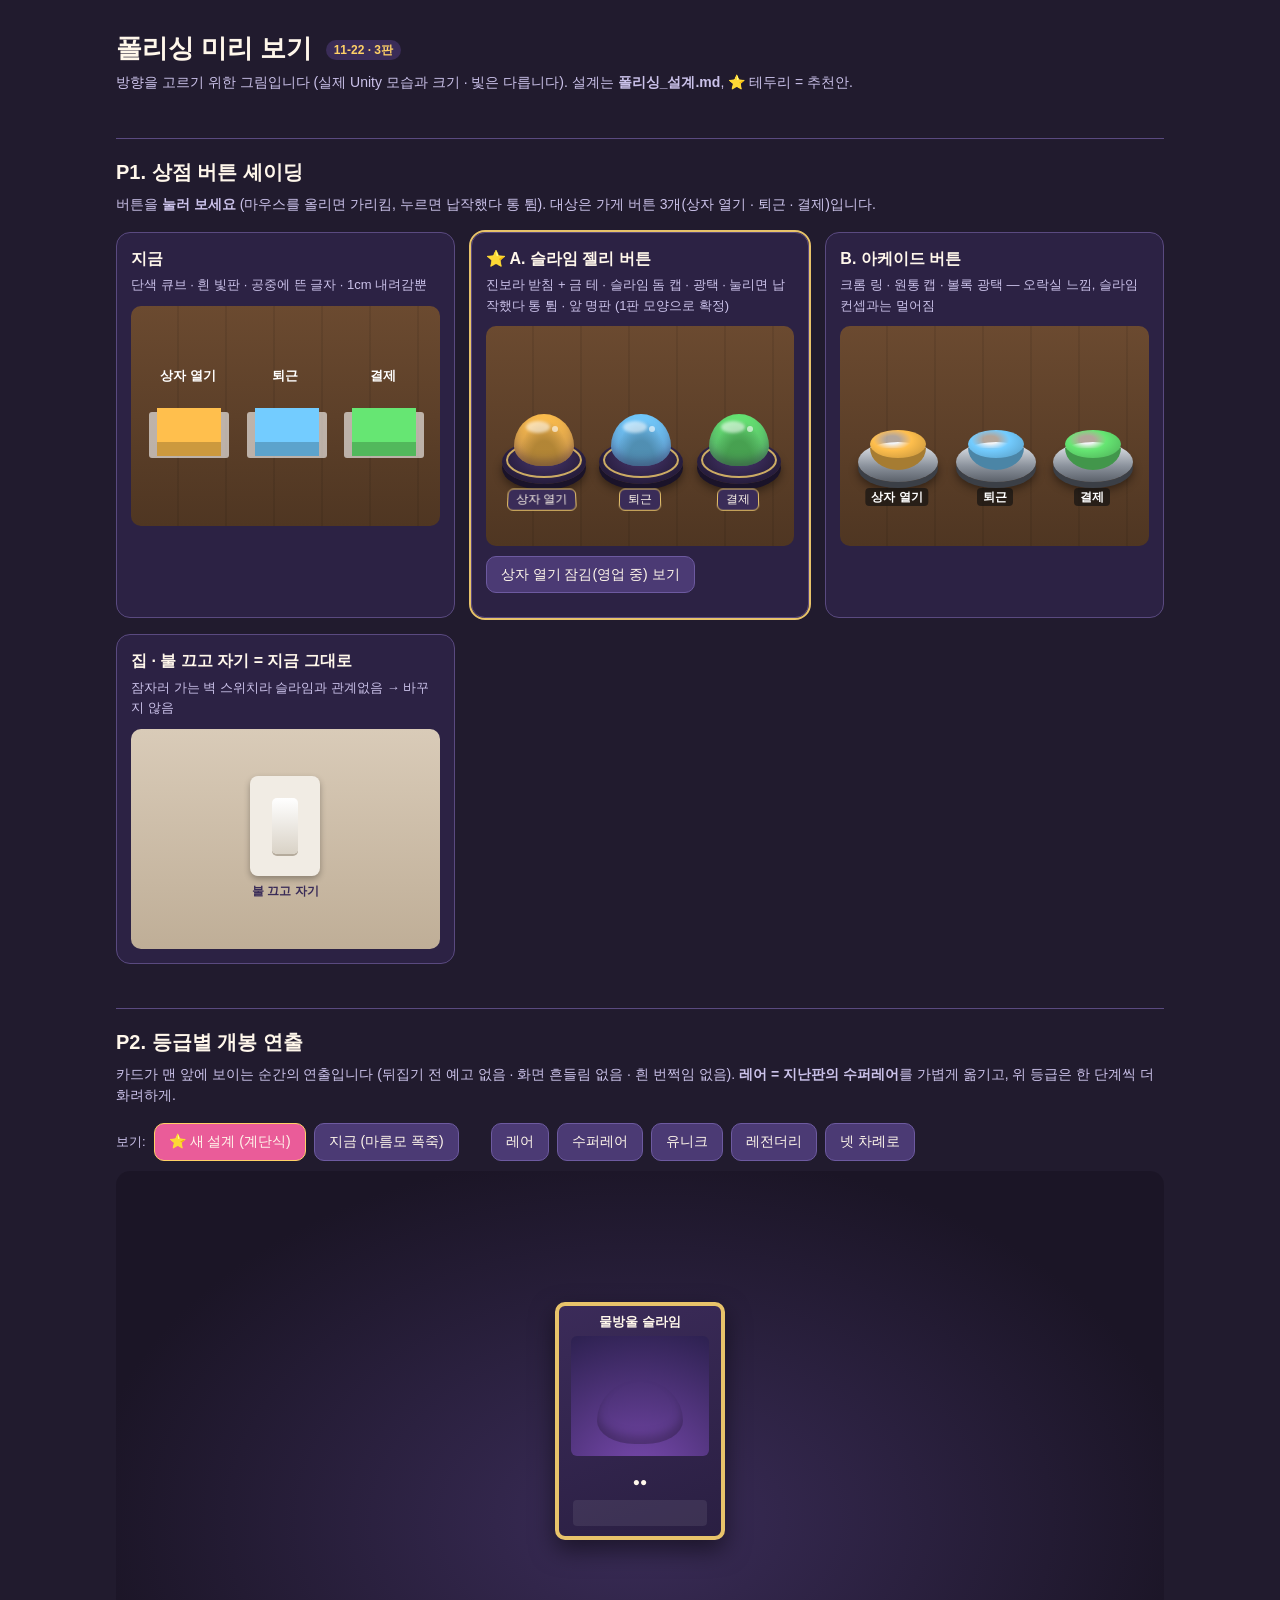
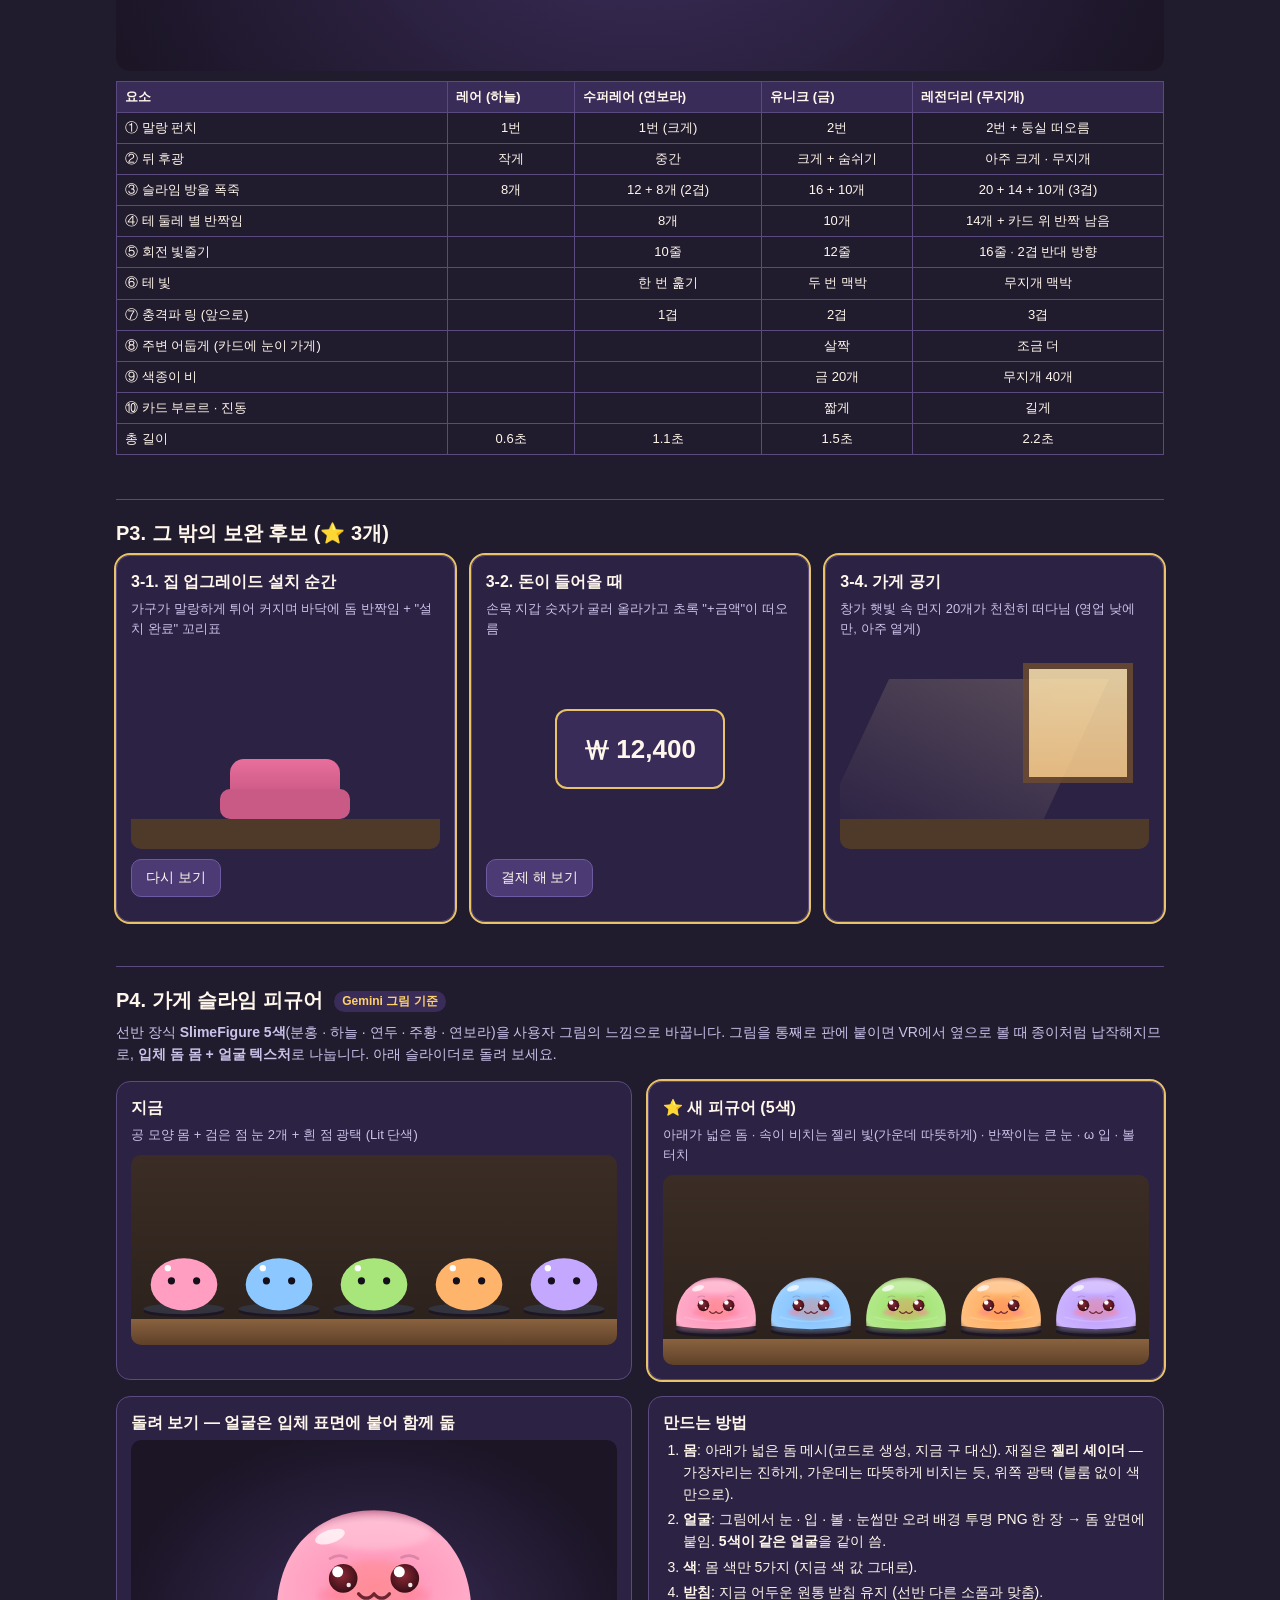
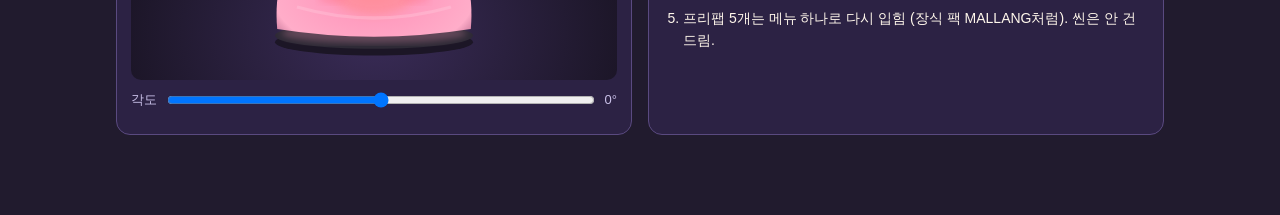
<file: src/6-slime-cardshop-vr/tools/polish-preview/index.html>
<!doctype html>
<html lang="ko">
<head>
<meta charset="utf-8">
<meta name="viewport" content="width=device-width, initial-scale=1">
<title>폴리싱 미리 보기</title>
<style>
  :root{
    --bg:#211b2e; --panel:#3a2c58; --panel2:#2c2244; --ink:#fff7eb; --sub:#cbc2ea;
    --gold:#ffd166; --softgold:#e8c36a; --line:#5a4a80;
  }
  *{box-sizing:border-box}
  body{margin:0;background:var(--bg);color:var(--ink);font-family:"Noto Sans KR","Malgun Gothic",sans-serif;line-height:1.55}
  main{max-width:1080px;margin:0 auto;padding:28px 16px 80px}
  h1{font-size:26px;margin:0 0 4px}
  h2{font-size:20px;margin:44px 0 6px;padding-top:18px;border-top:1px solid var(--line)}
  p.note{color:var(--sub);margin:4px 0 16px;font-size:14px}
  .tag{display:inline-block;font-size:12px;padding:1px 8px;border-radius:99px;background:var(--panel);color:var(--gold);margin-left:6px;vertical-align:middle}
  .row{display:grid;grid-template-columns:repeat(auto-fit,minmax(300px,1fr));gap:16px}
  .box{background:var(--panel2);border:1px solid var(--line);border-radius:14px;padding:14px}
  .box h3{margin:0 0 4px;font-size:16px}
  .box .why{font-size:13px;color:var(--sub);margin:0 0 10px}
  .rec{outline:2px solid var(--softgold)}
  button.ctl{font:inherit;font-size:14px;color:var(--ink);background:#4b3a74;border:1px solid #6d5aa0;border-radius:10px;padding:7px 14px;cursor:pointer}
  button.ctl:hover{background:#ea5c99;border-color:#ea5c99}
  button.ctl.on{background:#ea5c99;border-color:#ffd166}

  /* ---------- 카운터(버튼 받침 바닥) ---------- */
  .counter{height:220px;border-radius:10px;position:relative;overflow:hidden;
    background:linear-gradient(#6b4a30,#4f3622);display:flex;justify-content:space-around;align-items:center;padding:0 8px}
  .counter::before{content:"";position:absolute;inset:0;background:repeating-linear-gradient(90deg,transparent 0 46px,rgba(0,0,0,.08) 46px 48px)}
  .wall{background:linear-gradient(#d9cbb8,#bfae97)}
  .wall::before{display:none}
  .btn{position:relative;width:100px;height:160px;cursor:pointer;user-select:none;touch-action:none}
  .btn .lbl{position:absolute;left:50%;transform:translateX(-50%);white-space:nowrap;font-size:13px;font-weight:700}

  /* 지금: 큐브 + 단색 + 떠 있는 글자 + 흰 빛판 */
  .old .plate{position:absolute;left:10px;top:76px;width:80px;height:46px;background:rgba(255,255,255,.6);border-radius:3px}
  .old .cap{position:absolute;left:18px;top:72px;width:64px;height:34px;background:var(--c);transition:top .05s}
  .old .cap::after{content:"";position:absolute;left:0;right:0;top:34px;height:14px;background:var(--c);filter:brightness(.8)}
  .old .lbl{top:30px;color:#fff}
  .old.down .cap{top:78px}

  /* A안: 슬라임 젤리 버튼 (1판) — 진보라 받침 + 금 테 · 슬라임 돔 캡 · 광택 */
  .jelly .base{position:absolute;left:8px;top:84px;width:84px;height:44px;border-radius:50%;
    background:radial-gradient(ellipse at 50% 35%,#4a3870,#271d3d 70%);box-shadow:0 6px 0 #1a1329,0 9px 10px rgba(0,0,0,.45)}
  .jelly .ring{position:absolute;left:12px;top:86px;width:76px;height:36px;border-radius:50%;border:2px solid var(--softgold);opacity:.85;transition:box-shadow .15s,border-color .15s}
  .jelly .cap{position:absolute;left:20px;top:58px;width:60px;height:52px;transform-origin:50% 100%;
    border-radius:50% 50% 46% 46%/62% 62% 38% 38%;
    background:radial-gradient(ellipse at 50% 90%,color-mix(in srgb,var(--c) 70%,#000) 0 30%,transparent 60%),
               linear-gradient(var(--c),color-mix(in srgb,var(--c) 70%,#2a1a40));
    box-shadow:inset 0 -6px 8px rgba(40,20,60,.35)}
  .jelly .cap::before{content:"";position:absolute;left:12px;top:7px;width:24px;height:12px;border-radius:50%;background:rgba(255,255,255,.55);filter:blur(1.5px)}
  .jelly .cap::after{content:"";position:absolute;left:38px;top:12px;width:6px;height:6px;border-radius:50%;background:rgba(255,255,255,.6)}
  .jelly:hover .cap{filter:brightness(1.12)}
  .jelly:hover .ring{border-color:var(--c);box-shadow:0 0 12px var(--c)}
  .jelly .name{position:absolute;left:50%;top:132px;transform:translateX(-50%) perspective(200px) rotateX(15deg);
    background:var(--panel);border:1px solid var(--softgold);border-radius:6px;padding:1px 8px;font-size:12px;white-space:nowrap;color:var(--ink)}
  .jelly.locked .cap{filter:saturate(.25) brightness(.8)}
  .jelly.locked .cap::before,.jelly.locked .cap::after{opacity:0}

  /* B안: 아케이드 */
  .arcade .base{position:absolute;left:10px;top:86px;width:80px;height:40px;border-radius:50%;
    background:linear-gradient(#e9edf2,#8b929c 60%,#5b616a);box-shadow:0 6px 0 #3b3f46,0 9px 10px rgba(0,0,0,.45)}
  .arcade .cap{position:absolute;left:22px;top:70px;width:56px;height:44px;transform-origin:50% 100%}
  .arcade .cap i{position:absolute;left:0;right:0;bottom:0;height:22px;border-radius:0 0 50% 50%/0 0 100% 100%;background:color-mix(in srgb,var(--c) 65%,#000)}
  .arcade .cap b{position:absolute;left:0;right:0;top:4px;height:28px;border-radius:50%;background:radial-gradient(ellipse at 40% 35%,#fff8 0 15%,var(--c) 40%,color-mix(in srgb,var(--c) 75%,#000))}
  .arcade .lbl{top:132px;color:#fff;font-size:12px;background:#111a;padding:0 6px;border-radius:4px}

  /* 집 벽 스위치 (그대로) */
  .switch{position:relative;width:70px;height:100px;border-radius:8px;background:#f1ece4;box-shadow:0 3px 6px rgba(0,0,0,.3);cursor:pointer}
  .switch i{position:absolute;left:22px;top:22px;width:26px;height:56px;border-radius:5px;background:linear-gradient(#ffffff,#d9d2c6);box-shadow:0 2px 0 #b5ab9c;transition:transform .08s}
  .switch.off i{transform:perspective(80px) rotateX(18deg)}
  .switch-lbl{font-size:12px;color:#3a2c58;margin-top:6px;text-align:center;font-weight:700}

  /* ---------- 개봉 무대 ---------- */
  .stage{position:relative;height:500px;border-radius:14px;overflow:hidden;
    background:radial-gradient(ellipse at 50% 70%,#3a2c58,#1b1526 75%)}
  .stage .fx{position:absolute;left:50%;top:50%;width:0;height:0}
  .card{position:absolute;left:50%;top:50%;width:170px;height:238px;margin:-119px 0 0 -85px;border-radius:10px;
    background:linear-gradient(160deg,#3b2b59,#2a1f42);border:4px solid var(--softgold);z-index:5;
    box-shadow:0 10px 24px rgba(0,0,0,.5);overflow:hidden}
  .card .art{position:absolute;left:12px;right:12px;top:30px;height:120px;border-radius:6px;
    background:radial-gradient(circle at 50% 120%,#7a4ab0,#2d2150)}
  .card .art::after{content:"";position:absolute;left:50%;top:44px;width:86px;height:64px;margin-left:-43px;border-radius:50% 50% 44% 44%/64% 64% 36% 36%;
    background:linear-gradient(color-mix(in srgb,var(--art) 70%,#fff),var(--art));box-shadow:inset 0 -8px 10px rgba(0,0,0,.25)}
  .card .nm{position:absolute;left:0;right:0;top:6px;text-align:center;font-size:13px;font-weight:700}
  .card .mk{position:absolute;left:0;right:0;bottom:44px;text-align:center;font-size:12px}
  .card .tx{position:absolute;left:14px;right:14px;bottom:10px;height:26px;border-radius:4px;background:#ffffff14}
  .card .holo{position:absolute;inset:0;background:linear-gradient(115deg,transparent 30%,rgba(255,255,255,.18) 45%,rgba(180,140,255,.14) 50%,transparent 65%);background-size:250% 100%;animation:holo 3s linear infinite;opacity:0}
  @keyframes holo{from{background-position:120% 0}to{background-position:-120% 0}}
  .ctrls{display:flex;flex-wrap:wrap;gap:8px;margin:10px 0}
  .legend{font-size:13px;color:var(--sub)}
  table{border-collapse:collapse;width:100%;font-size:13px;margin-top:10px}
  td,th{border:1px solid var(--line);padding:5px 8px;text-align:left}
  th{background:var(--panel);font-weight:700}
  td.c{text-align:center}

  /* ---------- P3 작은 장면 ---------- */
  .mini{position:relative;height:200px;border-radius:10px;overflow:hidden;background:#2c2244}
  .sofa{position:absolute;left:50%;bottom:30px;width:110px;height:60px;margin-left:-55px;border-radius:14px 14px 6px 6px;background:linear-gradient(#e86f9c,#b84a76);transform-origin:50% 100%}
  .sofa::before{content:"";position:absolute;left:-10px;right:-10px;bottom:0;height:30px;border-radius:10px;background:#c95a85}
  .tagpop{position:absolute;left:50%;top:26px;transform:translateX(-50%);background:var(--panel);border:1px solid var(--softgold);border-radius:8px;padding:2px 10px;font-size:13px;opacity:0}
  .floor{position:absolute;left:0;right:0;bottom:0;height:30px;background:#4f3a2a}
  .wallet{position:absolute;left:50%;top:60px;transform:translateX(-50%);width:170px;height:80px;border-radius:12px;background:var(--panel);border:2px solid var(--softgold);display:flex;align-items:center;justify-content:center;font-size:26px;font-weight:700}
  .plus{position:absolute;left:50%;top:64px;transform:translateX(-50%);color:#5fe3a6;font-weight:700;font-size:20px;opacity:0;pointer-events:none}
  .window{position:absolute;right:16px;top:14px;width:110px;height:120px;background:linear-gradient(#ffe7b0,#ffcf8a);border:6px solid #6b4a30;opacity:.85}
  .beam{position:absolute;right:40px;top:30px;width:220px;height:240px;background:linear-gradient(200deg,rgba(255,230,170,.22),transparent 70%);transform:skewX(-25deg);transform-origin:top right}
  .dust{position:absolute;width:3px;height:3px;border-radius:50%;background:#fff1c9}
  .shelf{position:relative;height:190px;border-radius:10px;background:linear-gradient(#3b2d25,#2a201b);display:flex;justify-content:space-around;align-items:flex-end;padding:0 6px 26px;overflow:hidden}
  .shelf::after{content:"";position:absolute;left:0;right:0;bottom:0;height:26px;background:linear-gradient(#8a623f,#5e4129)}
  .shelf svg{width:19%;max-width:110px;position:relative;z-index:1}
  .turn{height:240px;display:flex;align-items:flex-end;justify-content:center;background:radial-gradient(ellipse at 50% 80%,#3a2c58,#1b1526 75%);border-radius:10px;padding-bottom:10px}
  .turn svg{width:220px}
  ol.how{margin:0;padding-left:20px;font-size:14px}
  ol.how li{margin:4px 0}
</style>
</head>
<body>
<main>
  <h1>폴리싱 미리 보기 <span class="tag">11-22 · 3판</span></h1>
  <p class="note">방향을 고르기 위한 그림입니다 (실제 Unity 모습과 크기 · 빛은 다릅니다). 설계는 <b>폴리싱_설계.md</b>, ⭐ 테두리 = 추천안.</p>

  <!-- ================= P1 버튼 ================= -->
  <h2>P1. 상점 버튼 셰이딩</h2>
  <p class="note">버튼을 <b>눌러 보세요</b> (마우스를 올리면 가리킴, 누르면 납작했다 통 튐). 대상은 가게 버튼 3개(상자 열기 · 퇴근 · 결제)입니다.</p>
  <div class="row">
    <div class="box">
      <h3>지금</h3>
      <p class="why">단색 큐브 · 흰 빛판 · 공중에 뜬 글자 · 1cm 내려감뿐</p>
      <div class="counter" id="oldRow"></div>
    </div>
    <div class="box rec">
      <h3>⭐ A. 슬라임 젤리 버튼</h3>
      <p class="why">진보라 받침 + 금 테 · 슬라임 돔 캡 · 광택 · 눌리면 납작했다 통 튐 · 앞 명판 (1판 모양으로 확정)</p>
      <div class="counter" id="jellyRow"></div>
      <div class="ctrls"><button class="ctl" id="lockBtn">상자 열기 잠김(영업 중) 보기</button></div>
    </div>
    <div class="box">
      <h3>B. 아케이드 버튼</h3>
      <p class="why">크롬 링 · 원통 캡 · 볼록 광택 — 오락실 느낌, 슬라임 컨셉과는 멀어짐</p>
      <div class="counter" id="arcadeRow"></div>
    </div>
    <div class="box">
      <h3>집 · 불 끄고 자기 = 지금 그대로</h3>
      <p class="why">잠자러 가는 벽 스위치라 슬라임과 관계없음 → 바꾸지 않음</p>
      <div class="counter wall"><div><div class="switch" id="sw"><i></i></div><div class="switch-lbl">불 끄고 자기</div></div></div>
    </div>
  </div>

  <!-- ================= P2 개봉 ================= -->
  <h2>P2. 등급별 개봉 연출</h2>
  <p class="note">카드가 맨 앞에 보이는 순간의 연출입니다 (뒤집기 전 예고 없음 · 화면 흔들림 없음 · 흰 번쩍임 없음). <b>레어 = 지난판의 수퍼레어</b>를 가볍게 옮기고, 위 등급은 한 단계씩 더 화려하게.</p>
  <div class="ctrls">
    <span class="legend" style="align-self:center">보기:</span>
    <button class="ctl on" data-mode="new">⭐ 새 설계 (계단식)</button>
    <button class="ctl" data-mode="old">지금 (마름모 폭죽)</button>
    <span style="width:16px"></span>
    <button class="ctl" data-r="1">레어</button>
    <button class="ctl" data-r="2">수퍼레어</button>
    <button class="ctl" data-r="3">유니크</button>
    <button class="ctl" data-r="4">레전더리</button>
    <button class="ctl" id="seq">넷 차례로</button>
  </div>
  <div class="stage" id="stage">
    <div class="fx" id="dim" style="z-index:0"></div>
    <div class="fx" id="back" style="z-index:1"></div>
    <div class="card" id="card"><div class="holo"></div><div class="nm" id="cname">물방울 슬라임</div><div class="art"></div><div class="mk" id="cmark">●●</div><div class="tx"></div></div>
    <div class="fx" id="front" style="z-index:8"></div>
    <div class="fx" id="top" style="z-index:9;left:0;top:0"></div>
  </div>
  <table>
    <tr><th>요소</th><th>레어 (하늘)</th><th>수퍼레어 (연보라)</th><th>유니크 (금)</th><th>레전더리 (무지개)</th></tr>
    <tr><td>① 말랑 펀치</td><td class="c">1번</td><td class="c">1번 (크게)</td><td class="c">2번</td><td class="c">2번 + 둥실 떠오름</td></tr>
    <tr><td>② 뒤 후광</td><td class="c">작게</td><td class="c">중간</td><td class="c">크게 + 숨쉬기</td><td class="c">아주 크게 · 무지개</td></tr>
    <tr><td>③ 슬라임 방울 폭죽</td><td class="c">8개</td><td class="c">12 + 8개 (2겹)</td><td class="c">16 + 10개</td><td class="c">20 + 14 + 10개 (3겹)</td></tr>
    <tr><td>④ 테 둘레 별 반짝임</td><td></td><td class="c">8개</td><td class="c">10개</td><td class="c">14개 + 카드 위 반짝 남음</td></tr>
    <tr><td>⑤ 회전 빛줄기</td><td></td><td class="c">10줄</td><td class="c">12줄</td><td class="c">16줄 · 2겹 반대 방향</td></tr>
    <tr><td>⑥ 테 빛</td><td></td><td class="c">한 번 훑기</td><td class="c">두 번 맥박</td><td class="c">무지개 맥박</td></tr>
    <tr><td>⑦ 충격파 링 (앞으로)</td><td></td><td class="c">1겹</td><td class="c">2겹</td><td class="c">3겹</td></tr>
    <tr><td>⑧ 주변 어둡게 (카드에 눈이 가게)</td><td></td><td></td><td class="c">살짝</td><td class="c">조금 더</td></tr>
    <tr><td>⑨ 색종이 비</td><td></td><td></td><td class="c">금 20개</td><td class="c">무지개 40개</td></tr>
    <tr><td>⑩ 카드 부르르 · 진동</td><td></td><td></td><td class="c">짧게</td><td class="c">길게</td></tr>
    <tr><td>총 길이</td><td class="c">0.6초</td><td class="c">1.1초</td><td class="c">1.5초</td><td class="c">2.2초</td></tr>
  </table>

  <!-- ================= P3 ================= -->
  <h2>P3. 그 밖의 보완 후보 (⭐ 3개)</h2>
  <div class="row">
    <div class="box rec">
      <h3>3-1. 집 업그레이드 설치 순간</h3>
      <p class="why">가구가 말랑하게 튀어 커지며 바닥에 돔 반짝임 + "설치 완료" 꼬리표</p>
      <div class="mini" id="m1"><div class="floor"></div><div class="sofa" id="sofa"></div><div class="tagpop" id="tag1">설치 완료 · 소파</div><div class="fx" id="m1fx" style="position:absolute;left:50%;top:170px"></div></div>
      <div class="ctrls"><button class="ctl" id="b1">다시 보기</button></div>
    </div>
    <div class="box rec">
      <h3>3-2. 돈이 들어올 때</h3>
      <p class="why">손목 지갑 숫자가 굴러 올라가고 초록 "+금액"이 떠오름</p>
      <div class="mini"><div class="wallet" id="wal">₩ 12,400</div><div class="plus" id="plus">+1,200</div></div>
      <div class="ctrls"><button class="ctl" id="b2">결제 해 보기</button></div>
    </div>
    <div class="box rec">
      <h3>3-4. 가게 공기</h3>
      <p class="why">창가 햇빛 속 먼지 20개가 천천히 떠다님 (영업 낮에만, 아주 옅게)</p>
      <div class="mini" id="m3"><div class="beam"></div><div class="window"></div><div class="floor"></div></div>
    </div>
  </div>

  <!-- ================= P4 피규어 ================= -->
  <h2>P4. 가게 슬라임 피규어 <span class="tag">Gemini 그림 기준</span></h2>
  <p class="note">선반 장식 <b>SlimeFigure 5색</b>(분홍 · 하늘 · 연두 · 주황 · 연보라)을 사용자 그림의 느낌으로 바꿉니다. 그림을 통째로 판에 붙이면 VR에서 옆으로 볼 때 종이처럼 납작해지므로, <b>입체 돔 몸 + 얼굴 텍스처</b>로 나눕니다. 아래 슬라이더로 돌려 보세요.</p>
  <div class="row">
    <div class="box">
      <h3>지금</h3>
      <p class="why">공 모양 몸 + 검은 점 눈 2개 + 흰 점 광택 (Lit 단색)</p>
      <div class="shelf" id="figOld"></div>
    </div>
    <div class="box rec">
      <h3>⭐ 새 피규어 (5색)</h3>
      <p class="why">아래가 넓은 돔 · 속이 비치는 젤리 빛(가운데 따뜻하게) · 반짝이는 큰 눈 · ω 입 · 볼 터치</p>
      <div class="shelf" id="figNew"></div>
    </div>
  </div>
  <div class="row" style="margin-top:16px">
    <div class="box">
      <h3>돌려 보기 — 얼굴은 입체 표면에 붙어 함께 돎</h3>
      <div class="turn"><div id="figTurn"></div></div>
      <div class="ctrls" style="align-items:center"><span class="legend">각도</span><input type="range" id="ang" min="-60" max="60" value="0" style="flex:1"><span class="legend" id="angV">0°</span></div>
    </div>
    <div class="box">
      <h3>만드는 방법</h3>
      <ol class="how">
        <li><b>몸</b>: 아래가 넓은 돔 메시(코드로 생성, 지금 구 대신). 재질은 <b>젤리 셰이더</b> — 가장자리는 진하게, 가운데는 따뜻하게 비치는 듯, 위쪽 광택 (블룸 없이 색만으로).</li>
        <li><b>얼굴</b>: 그림에서 눈 · 입 · 볼 · 눈썹만 오려 배경 투명 PNG 한 장 → 돔 앞면에 붙임. <b>5색이 같은 얼굴</b>을 같이 씀.</li>
        <li><b>색</b>: 몸 색만 5가지 (지금 색 값 그대로).</li>
        <li><b>받침</b>: 지금 어두운 원통 받침 유지 (선반 다른 소품과 맞춤).</li>
        <li>프리팹 5개는 메뉴 하나로 다시 입힘 (장식 팩 MALLANG처럼). 씬은 안 건드림.</li>
      </ol>
    </div>
  </div>
</main>

<script>
const SHOP=[["상자 열기","#ffbf4d"],["퇴근","#73ccff"],["결제","#66e673"]];
function makeRow(id,kind){
  const row=document.getElementById(id);
  SHOP.forEach(([t,c],i)=>{
    const b=document.createElement("div");b.className="btn "+kind;b.style.setProperty("--c",c);
    if(kind==="old") b.innerHTML=`<div class="lbl">${t}</div><div class="plate"></div><div class="cap"></div>`;
    if(kind==="jelly") b.innerHTML=`<div class="base"></div><div class="ring"></div><div class="cap"></div><div class="name">${t}</div>`;
    if(kind==="arcade") b.innerHTML=`<div class="base"></div><div class="cap"><i></i><b></b></div><div class="lbl">${t}</div>`;
    if(kind==="jelly"&&i===0) b.id="boxJelly";
    const cap=b.querySelector(".cap");
    b.addEventListener("pointerdown",()=>{
      if(b.classList.contains("locked")){cap.animate([{transform:"translateX(0)"},{transform:"translateX(-4px)"},{transform:"translateX(4px)"},{transform:"translateX(0)"}],{duration:220});return;}
      if(kind==="old") b.classList.add("down");
      if(kind==="jelly") cap.animate([{transform:"scale(1,1)"},{transform:"scale(1.12,.6)"}],{duration:90,fill:"forwards"});
      if(kind==="arcade") cap.animate([{transform:"translateY(0)"},{transform:"translateY(10px)"}],{duration:70,fill:"forwards"});
    });
    const up=()=>{
      if(kind==="old") b.classList.remove("down");
      if(kind==="jelly"&&!b.classList.contains("locked")) cap.animate([{transform:"scale(1.12,.6)"},{transform:"scale(.94,1.12)"},{transform:"scale(1.03,.96)"},{transform:"scale(1,1)"}],{duration:280,easing:"ease-out",fill:"forwards"});
      if(kind==="arcade") cap.animate([{transform:"translateY(10px)"},{transform:"translateY(0)"}],{duration:120,fill:"forwards"});
    };
    b.addEventListener("pointerup",up);b.addEventListener("pointerleave",()=>{if(kind==="old")b.classList.remove("down")});
    row.appendChild(b);
  });
}
makeRow("oldRow","old");makeRow("jellyRow","jelly");makeRow("arcadeRow","arcade");
document.getElementById("lockBtn").onclick=e=>{document.getElementById("boxJelly").classList.toggle("locked");e.target.classList.toggle("on")};
document.getElementById("sw").onclick=e=>e.currentTarget.classList.toggle("off");

// ---------------- 개봉 연출 ----------------
const dim=document.getElementById("dim"),back=document.getElementById("back"),front=document.getElementById("front"),top_=document.getElementById("top"),card=document.getElementById("card");
const COL={1:"#bfe3ff",2:"#e6bcff",3:"#ffd766"};
const RAIN=["#ff8fa3","#ffc16b","#fff08a","#8ff0a4","#8fd3ff","#c49bff"];
const CARDS={1:["물방울 슬라임","#7cc4ff"],2:["바위 슬라임","#b48cff"],3:["번개 슬라임","#ffcf4d"],4:["태양 슬라임","#ff8a5c"]};
// 등급별 연출 예산 (레어 = 지난판 수퍼레어)
const CFG={
  1:{dur:600, halo:1.4,blobs:[8],      rad:120,stars:0, rays:0, rayA:0,  glow:0,rings:0,punch:1,dimA:0,  confetti:0, shake:0},
  2:{dur:1100,halo:1.9,blobs:[12,8],   rad:170,stars:8, rays:10,rayA:.22,glow:1,rings:1,punch:1,dimA:0,  confetti:0, shake:0},
  3:{dur:1500,halo:2.3,blobs:[16,10],  rad:220,stars:10,rays:12,rayA:.26,glow:2,rings:2,punch:2,dimA:.22,confetti:20,shake:450},
  4:{dur:2200,halo:2.9,blobs:[20,14,10],rad:280,stars:14,rays:16,rayA:.3,glow:3,rings:3,punch:2,dimA:.38,confetti:40,shake:900},
};
let mode="new",timers=[];
document.querySelectorAll("[data-mode]").forEach(b=>b.onclick=()=>{mode=b.dataset.mode;document.querySelectorAll("[data-mode]").forEach(x=>x.classList.toggle("on",x===b))});
document.querySelectorAll("[data-r]").forEach(b=>b.onclick=()=>{timers.forEach(clearTimeout);timers=[];play(+b.dataset.r)});
document.getElementById("seq").onclick=()=>{timers.forEach(clearTimeout);timers=[];let t=0;[1,2,3,4].forEach(r=>{timers.push(setTimeout(()=>play(r),t));t+=CFG[r].dur+700})};

function el(parent,css){const d=document.createElement("div");d.style.cssText="position:absolute;"+css;parent.appendChild(d);return d}
function gone(d,anim){anim.onfinish=()=>d.remove();return anim}
function clear(){[dim,back,front,top_].forEach(x=>x.innerHTML="");card.getAnimations().forEach(a=>a.cancel());card.style.boxShadow=""}

function play(r){
  clear();
  const [nm,art]=CARDS[r];document.getElementById("cname").textContent=nm;card.style.setProperty("--art",art);
  const mk=document.getElementById("cmark");mk.textContent="●".repeat(r+1);
  if(r===4){mk.style.background=`linear-gradient(90deg,${RAIN.join(",")})`;mk.style.webkitBackgroundClip="text";mk.style.backgroundClip="text";mk.style.color="transparent"}
  else{mk.style.background="none";mk.style.color=COL[r]}
  card.querySelector(".holo").style.opacity=[0,.35,.6,.8,1][r];
  card.style.borderColor=r===4?"#ffd166":COL[r];
  card.animate([{transform:"translateY(30px)",opacity:0},{transform:"translateY(0)",opacity:1}],{duration:160});
  setTimeout(()=> mode==="old"?oldFx(r):newFx(r),160);
}

// 지금 코드: 레어 없음, 수퍼레어=유니크 금빛 마름모 14개, 레전더리만 크게 + 흔들림
function oldFx(r){
  if(r===1) return;
  const L=r===4, radius=L?260:95, secs=L?1300:700, color=L?"#ffc761":"#ffd14d";
  for(let i=0;i<14;i++){
    let g=i*0.618034; g-=Math.floor(g);
    const a=(i/14+g*0.08)*Math.PI*2, d=radius*(0.55+0.45*g);
    const s=el(back,`left:-6px;top:-6px;width:12px;height:12px;background:${color}`);
    gone(s,s.animate([{transform:"translate(0,0) rotate(45deg) scale(1.2)",opacity:1},{transform:`translate(${Math.cos(a)*d}px,${Math.sin(a)*d}px) rotate(45deg) scale(.2)`,opacity:0}],{duration:secs,easing:"cubic-bezier(.2,.7,.3,1)"}));
  }
  if(L) shake(900,3);
}

function newFx(r){
  const C=CFG[r], c=COL[r], L=r===4, colorAt=i=>L?RAIN[i%RAIN.length]:c;
  // ⑧ 주변 어둡게
  if(C.dimA){const d=el(dim,`left:-800px;top:-600px;width:1600px;height:1200px;background:radial-gradient(circle,transparent 0 120px,#0b0812 380px)`);
    gone(d,d.animate([{opacity:0},{opacity:C.dimA*2.2,offset:.15},{opacity:C.dimA*2.2,offset:.75},{opacity:0}],{duration:C.dur+400}))}
  // ① 말랑 펀치 (+ 레전더리 둥실)
  const big=r>=2?1.11:1.08;
  const punch=[{transform:"scale(1)"},{transform:`scale(${big},${big-.03})`},{transform:"scale(.97,1.02)"},{transform:"scale(1)"}];
  card.animate(punch,{duration:280,easing:"ease-out"});
  if(C.punch>1) setTimeout(()=>card.animate(punch,{duration:280,easing:"ease-out"}),320);
  if(L) card.animate([{transform:"translateY(0)"},{transform:"translateY(-14px)",offset:.3},{transform:"translateY(-10px)",offset:.7},{transform:"translateY(0)"}],{duration:C.dur,easing:"ease-in-out",composite:"add"});
  // ② 뒤 후광
  const hs=C.halo*170;
  const haloBg=L?`conic-gradient(${RAIN.join(",")},${RAIN[0]})`:`radial-gradient(circle,${c}cc 0 18%,${c}44 45%,transparent 68%)`;
  const h=el(back,`left:${-hs/2}px;top:${-hs/2}px;width:${hs}px;height:${hs}px;border-radius:50%;background:${haloBg};${L?"-webkit-mask:radial-gradient(circle,#000 22%,transparent 68%);mask:radial-gradient(circle,#000 22%,transparent 68%);":""}`);
  const hk=r>=3?[{transform:"scale(.4) rotate(0)",opacity:0},{transform:"scale(1)",opacity:.65,offset:.2},{transform:"scale(.9)",opacity:.5,offset:.45},{transform:"scale(1.03)",opacity:.6,offset:.7},{transform:"scale(1.08) rotate(40deg)",opacity:0}]
               :[{transform:"scale(.4)",opacity:0},{transform:"scale(1)",opacity:.6,offset:.3},{transform:"scale(1.1)",opacity:0}];
  gone(h,h.animate(hk,{duration:C.dur,easing:"ease-out"}));
  // ⑤ 회전 빛줄기 (레전더리는 2겹 반대 방향)
  const rayLayer=(n,size,alpha,dir,offset)=>{
    const stops=[];for(let i=0;i<n;i++){const s=i*360/n+offset;stops.push(`transparent ${s}deg`,`${L?RAIN[i%6]:c} ${s+3}deg`,`transparent ${s+9}deg`)}
    const ray=el(back,`left:${-size/2}px;top:${-size/2}px;width:${size}px;height:${size}px;border-radius:50%;background:conic-gradient(from 0deg,${stops.join(",")});-webkit-mask:radial-gradient(circle,#000 12%,transparent 66%);mask:radial-gradient(circle,#000 12%,transparent 66%)`);
    gone(ray,ray.animate([{transform:"rotate(0) scale(.5)",opacity:0},{opacity:alpha,offset:.2},{opacity:alpha,offset:.75},{transform:`rotate(${dir*60}deg) scale(1)`,opacity:0}],{duration:C.dur+200,easing:"linear"}));
  };
  if(C.rays){rayLayer(C.rays,C.rad*2.6,C.rayA,1,0); if(L) rayLayer(10,C.rad*1.9,C.rayA*.8,-1,9);}
  // ③ 슬라임 방울 폭죽 (겹마다 조금 늦게 · 일부는 앞으로 = 크게)
  C.blobs.forEach((count,layer)=>{
    const radius=C.rad*(1-layer*0.25), delay=layer*170;
    for(let i=0;i<count;i++){
      const a=(i/count)*Math.PI*2+layer*0.35, d=radius*(0.75+0.25*((i*0.618)%1));
      const fwd=i%3===0, sz=(fwd?16:11)*(r>=3?1.15:1);
      const col=colorAt(i+layer);
      const p=el(fwd?front:back,`left:${-sz/2}px;top:${-sz/2}px;width:${sz}px;height:${sz*0.8}px;border-radius:50% 50% 44% 44%/64% 64% 36% 36%;background:linear-gradient(color-mix(in srgb,${col} 60%,#fff),${col});box-shadow:inset -2px -2px 0 #0002;opacity:0`);
      gone(p,p.animate([{transform:"translate(0,0) scale(.5)",opacity:0},{opacity:.95,offset:.1},{transform:`translate(${Math.cos(a)*d}px,${Math.sin(a)*d+24}px) scale(${fwd?1.6:.6})`,opacity:0}],{duration:C.dur*.85,delay,easing:"cubic-bezier(.15,.7,.3,1)"}));
    }
  });
  // ④ 테 둘레 별 반짝임
  for(let i=0;i<C.stars;i++){
    const t=i/C.stars*Math.PI*2, x=Math.cos(t)*(102+(i%2)*14), y=Math.sin(t)*(138+(i%2)*14), sz=r>=3?22:17;
    const s=el(front,`left:${x-sz/2}px;top:${y-sz/2}px;width:${sz}px;height:${sz}px;background:${L?RAIN[i%6]:"#fff3d1"};clip-path:polygon(50% 0,60% 40%,100% 50%,60% 60%,50% 100%,40% 60%,0 50%,40% 40%);opacity:0`);
    gone(s,s.animate([{transform:"scale(0) rotate(0)",opacity:0},{transform:"scale(1) rotate(45deg)",opacity:.95},{transform:"scale(0) rotate(90deg)",opacity:0}],{duration:440,delay:100+i*(C.dur*.65/C.stars)}));
  }
  // 레전더리: 카드 위에 남는 작은 반짝임
  if(L) for(let i=0;i<12;i++){
    const x=(Math.random()-.5)*150, y=(Math.random()-.5)*210, sz=8+Math.random()*6;
    const s=el(front,`left:${x}px;top:${y}px;width:${sz}px;height:${sz}px;background:#fff8e0;clip-path:polygon(50% 0,58% 42%,100% 50%,58% 58%,50% 100%,42% 58%,0 50%,42% 42%);opacity:0`);
    gone(s,s.animate([{transform:"scale(0)",opacity:0},{transform:"scale(1)",opacity:.85},{transform:"scale(0)",opacity:0}],{duration:500,delay:500+i*130}));
  }
  // ⑥ 테 빛
  if(C.glow){
    const shadow=g=>`0 10px 24px rgba(0,0,0,.5),0 0 26px 7px ${g}aa`, none="0 10px 24px rgba(0,0,0,.5),0 0 0 0 transparent";
    if(L){const k=[{boxShadow:none}];RAIN.forEach(g=>k.push({boxShadow:shadow(g)}));k.push({boxShadow:none});card.animate(k,{duration:C.dur})}
    else card.animate([{boxShadow:none},{boxShadow:shadow(c)},{boxShadow:none}],{duration:C.dur/C.glow,iterations:C.glow});
  }
  // ⑦ 충격파 링
  for(let k=0;k<C.rings;k++){
    const col=L?RAIN[(k*2)%6]:c;
    const ring=el(front,`left:-90px;top:-90px;width:180px;height:180px;border-radius:50%;border:${5-k}px solid ${col};opacity:0`);
    gone(ring,ring.animate([{transform:"scale(.5)",opacity:.85},{transform:`scale(${2.4+k*.4})`,opacity:0}],{duration:800,delay:80+k*200,easing:"ease-out"}));
  }
  // ⑨ 색종이 비
  for(let i=0;i<C.confetti;i++){
    const W=document.getElementById("stage").clientWidth, x=Math.random()*W, col=L?RAIN[i%6]:(i%3?c:"#fff1c9");
    const w=6+Math.random()*5, dome=i%2===0;
    const p=el(top_,`left:${x}px;top:-20px;width:${w}px;height:${dome?w*0.8:w*1.6}px;background:${col};${dome?"border-radius:50% 50% 44% 44%/64% 64% 36% 36%;":"border-radius:2px;"}opacity:.9`);
    const drift=(Math.random()-.5)*120, rot=(Math.random()-.5)*720;
    gone(p,p.animate([{transform:"translate(0,0) rotate(0)",opacity:.95},{opacity:.9,offset:.8},{transform:`translate(${drift}px,540px) rotate(${rot}deg)`,opacity:0}],{duration:1400+Math.random()*900,delay:200+Math.random()*500,easing:"cubic-bezier(.3,.1,.6,1)"}));
  }
  // ⑩ 부르르
  if(C.shake) setTimeout(()=>shake(C.shake,L?3:2),250);
}
function shake(ms,amp){
  const k=[];for(let i=0;i<=12;i++){const a=i===12?0:(i%2?amp:-amp)*(1-i/12);k.push({transform:`translate(${a}px,${-a/2}px)`})}
  card.animate(k,{duration:ms,composite:"add"});
}

// ---------------- P3 ----------------
function install(){
  const s=document.getElementById("sofa"),t=document.getElementById("tag1"),fx=document.getElementById("m1fx");
  s.animate([{transform:"scale(.6)",opacity:0},{transform:"scale(1.1,.9)",opacity:1,offset:.45},{transform:"scale(.95,1.06)",offset:.7},{transform:"scale(1)"}],{duration:520,easing:"ease-out",fill:"forwards"});
  t.animate([{opacity:0,transform:"translate(-50%,8px)"},{opacity:1,transform:"translate(-50%,0)",offset:.15},{opacity:1,offset:.8},{opacity:0}],{duration:1800,delay:250});
  for(let i=0;i<8;i++){const a=Math.PI+(i/7)*Math.PI;const p=el(fx,`left:-5px;top:-4px;width:10px;height:8px;border-radius:50% 50% 44% 44%/64% 64% 36% 36%;background:#ffd166`);
    gone(p,p.animate([{transform:"translate(0,0)",opacity:1},{transform:`translate(${Math.cos(a)*90}px,${Math.sin(a)*30}px) scale(.3)`,opacity:0}],{duration:600,delay:200,easing:"ease-out"}))}
}
document.getElementById("b1").onclick=install; setTimeout(install,600);

let money=12400;
document.getElementById("b2").onclick=()=>{
  const w=document.getElementById("wal"),p=document.getElementById("plus"),from=money,to=money+1200;money=to;const t0=performance.now();
  p.animate([{opacity:0,transform:"translate(-50%,0)"},{opacity:1,transform:"translate(-50%,-30px)",offset:.3},{opacity:0,transform:"translate(-50%,-60px)"}],{duration:1100,easing:"ease-out"});
  (function step(now){const k=Math.min(1,(now-t0)/400);w.textContent="₩ "+Math.round(from+(to-from)*(1-(1-k)*(1-k))).toLocaleString();if(k<1)requestAnimationFrame(step)})(t0);
  w.animate([{transform:"translateX(-50%) scale(1)"},{transform:"translateX(-50%) scale(1.06)"},{transform:"translateX(-50%) scale(1)"}],{duration:300});
};

const m3=document.getElementById("m3");
for(let i=0;i<20;i++){
  const d=el(m3,`left:${30+Math.random()*60}%;top:${10+Math.random()*70}%;opacity:0`);d.className="dust";
  const dx=(Math.random()-.5)*40, dy=-20-Math.random()*30;
  d.animate([{transform:"translate(0,0)",opacity:0},{opacity:.35,offset:.3},{opacity:.25,offset:.7},{transform:`translate(${dx}px,${dy}px)`,opacity:0}],{duration:5000+Math.random()*4000,delay:Math.random()*4000,iterations:Infinity});
}

// ---------------- P4 피규어 ----------------
const FIG=[["분홍","#ff9ec0"],["하늘","#8cc8ff"],["연두","#a8e57a"],["주황","#ffb46b"],["연보라","#c4a8ff"]];
function mix(a,b,t){const p=x=>[1,3,5].map(i=>parseInt(x.substr(i,2),16));const A=p(a),B=p(b);return "#"+A.map((v,i)=>Math.round(v+(B[i]-v)*t).toString(16).padStart(2,"0")).join("")}
let gid=0;
function slimeSvg(c,ang=0){
  const id="g"+(gid++), rad=ang*Math.PI/180, sx=Math.cos(rad), dx=Math.sin(rad)*70;
  const warm=mix(c,"#ff6a4a",.35), edge=mix(c,"#5a2a4a",.35), light=mix(c,"#ffffff",.45);
  return `<svg viewBox="0 0 200 190" xmlns="http://www.w3.org/2000/svg">
  <defs>
    <radialGradient id="${id}b" cx="${50+Math.sin(rad)*20}%" cy="62%" r="62%"><stop offset="0" stop-color="${warm}"/><stop offset=".45" stop-color="${c}"/><stop offset=".85" stop-color="${mix(c,"#ffffff",.15)}"/><stop offset="1" stop-color="${edge}"/></radialGradient>
    <radialGradient id="${id}e" cx="45%" cy="40%" r="60%"><stop offset="0" stop-color="#8a2a35"/><stop offset="1" stop-color="#3a0d16"/></radialGradient>
    <filter id="${id}s"><feGaussianBlur stdDeviation="3"/></filter>
    <clipPath id="${id}c"><path d="M12,160 C6,92 46,52 100,52 C154,52 194,92 188,160 Q100,174 12,160 Z"/></clipPath>
  </defs>
  <ellipse cx="100" cy="172" rx="90" ry="12" fill="#1c1626"/>
  <ellipse cx="100" cy="166" rx="90" ry="12" fill="#2e2a36"/>
  <ellipse cx="100" cy="164" rx="84" ry="9" fill="${c}" opacity=".25" filter="url(#${id}s)"/>
  <path d="M12,160 C6,92 46,52 100,52 C154,52 194,92 188,160 Q100,174 12,160 Z" fill="url(#${id}b)"/>
  <g clip-path="url(#${id}c)">
    <ellipse cx="${100-dx*.4}" cy="72" rx="52" ry="16" fill="${light}" opacity=".55" filter="url(#${id}s)"/>
    <g transform="translate(${100+dx},0) scale(${Math.max(.15,sx)},1) translate(-100,0)" opacity="${Math.max(0,Math.min(1,sx*1.6))}">
      <ellipse cx="100" cy="122" rx="40" ry="24" fill="${warm}" opacity=".55" filter="url(#${id}s)"/>
      <path d="M60,96 q8,-5 15,-1" stroke="${edge}" stroke-width="2.5" fill="none" stroke-linecap="round" opacity=".6"/>
      <path d="M125,95 q8,-4 15,1" stroke="${edge}" stroke-width="2.5" fill="none" stroke-linecap="round" opacity=".6"/>
      <ellipse cx="62" cy="130" rx="13" ry="7" fill="#ff7f9a" opacity=".45" filter="url(#${id}s)"/>
      <ellipse cx="138" cy="130" rx="13" ry="7" fill="#ff7f9a" opacity=".45" filter="url(#${id}s)"/>
      <circle cx="72" cy="114" r="13" fill="url(#${id}e)"/><circle cx="128" cy="114" r="13" fill="url(#${id}e)"/>
      <circle cx="67" cy="108" r="5" fill="#fff"/><circle cx="123" cy="108" r="5" fill="#fff"/>
      <circle cx="77" cy="120" r="2" fill="#fff" opacity=".9"/><circle cx="133" cy="120" r="2" fill="#fff" opacity=".9"/>
      <path d="M86,128 q7,8 14,0 q7,8 14,0" stroke="#6b2430" stroke-width="3" fill="none" stroke-linecap="round" stroke-linejoin="round"/>
    </g>
    <ellipse cx="${60-dx*.3}" cy="76" rx="14" ry="6" fill="#fff" opacity=".7" transform="rotate(-18 ${60-dx*.3} 76)"/>
    <path d="M30,140 Q100,160 170,140" stroke="${light}" stroke-width="3" fill="none" opacity=".35"/>
  </g>
</svg>`;
}
function oldSvg(c){
  return `<svg viewBox="0 0 200 190" xmlns="http://www.w3.org/2000/svg">
  <ellipse cx="100" cy="172" rx="90" ry="12" fill="#1c1626"/><ellipse cx="100" cy="166" rx="90" ry="12" fill="#33333d"/>
  <ellipse cx="100" cy="112" rx="74" ry="58" fill="${c}"/>
  <circle cx="72" cy="104" r="8" fill="#140f1a"/><circle cx="128" cy="104" r="8" fill="#140f1a"/>
  <circle cx="64" cy="76" r="7" fill="#fff"/></svg>`;
}
document.getElementById("figOld").innerHTML=FIG.map(([,c])=>oldSvg(c)).join("");
document.getElementById("figNew").innerHTML=FIG.map(([,c])=>slimeSvg(c)).join("");
const turnBox=document.getElementById("figTurn"),ang=document.getElementById("ang");
const drawTurn=()=>{turnBox.innerHTML=slimeSvg(FIG[0][1],+ang.value);document.getElementById("angV").textContent=ang.value+"°"};
ang.oninput=drawTurn;drawTurn();
</script>
</body>
</html>
</file>
